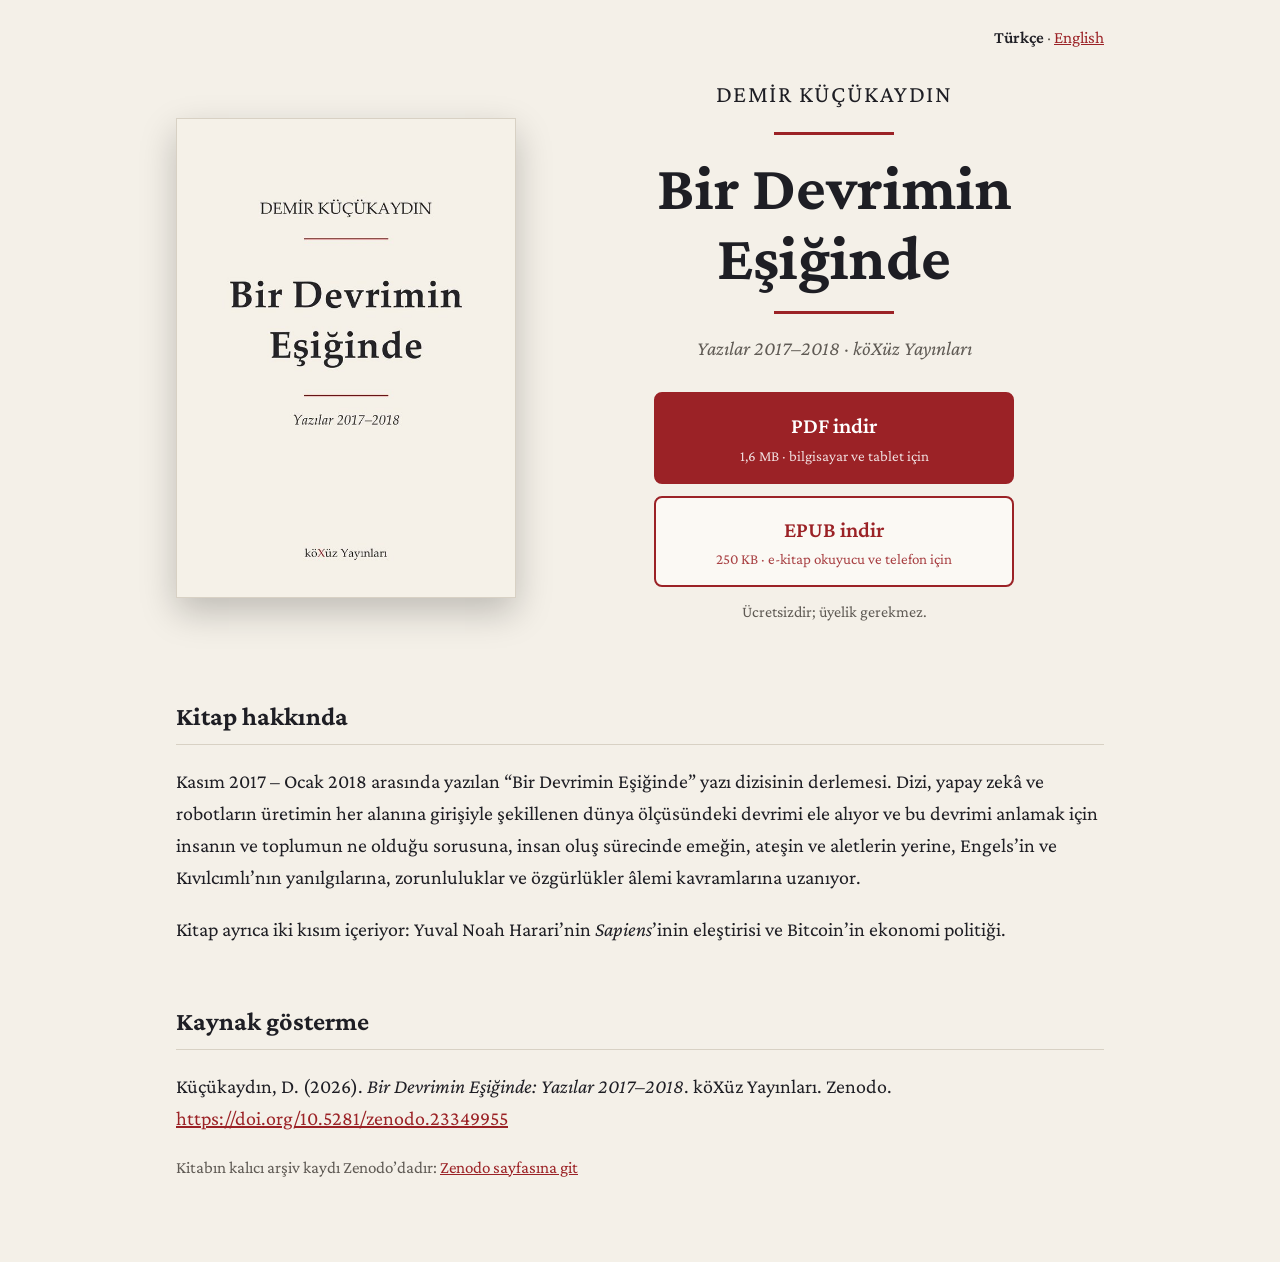
<file: index.html>
<!doctype html>
<html lang="tr">
<head>
<meta charset="utf-8">
<meta name="viewport" content="width=device-width, initial-scale=1">
<title>Bir Devrimin Eşiğinde – Demir Küçükaydın</title>
<meta name="description" content="Demir Küçükaydın'ın 2017–2018 yazıları. Yapay zekâ ve robotlarla başlayan dünya devrimi, insan ve toplum üzerine. Ücretsiz PDF ve EPUB.">
<link rel="alternate" hreflang="en" href="en.html">

<!-- Bağlantı önizlemesi (WhatsApp, Telegram, Facebook, X) -->
<meta property="og:type" content="book">
<meta property="og:locale" content="tr_TR">
<meta property="og:title" content="Bir Devrimin Eşiğinde – Demir Küçükaydın">
<meta property="og:description" content="Yapay zekâ ve robotlarla başlayan dünya devrimi, insan ve toplum üzerine. Ücretsiz PDF ve EPUB.">
<meta property="og:url" content="https://demiraltona.github.io/bir-devrimin-esiginde/">
<meta property="og:image" content="https://demiraltona.github.io/bir-devrimin-esiginde/onizleme.jpg">
<meta property="og:image:width" content="1200">
<meta property="og:image:height" content="630">
<meta name="twitter:card" content="summary_large_image">
<meta name="twitter:image" content="https://demiraltona.github.io/bir-devrimin-esiginde/onizleme.jpg">

<link rel="preconnect" href="https://fonts.googleapis.com">
<link rel="preconnect" href="https://fonts.gstatic.com" crossorigin>
<link href="https://fonts.googleapis.com/css2?family=Crimson+Pro:ital,wght@0,400;0,600;0,700;1,400&display=swap" rel="stylesheet">
<link rel="stylesheet" href="style.css">
</head>
<body>
<main class="wrap">
  <nav class="lang"><span aria-current="true">Türkçe</span> · <a href="en.html" hreflang="en">English</a></nav>

  <section class="hero">
    <img class="cover" src="kapak.jpg" width="600" height="848" alt="Bir Devrimin Eşiğinde kitabının kapağı">
    <div class="info">
      <p class="author">Demir Küçükaydın</p>
      <hr>
      <h1>Bir Devrimin Eşiğinde</h1>
      <hr>
      <p class="sub">Yazılar 2017–2018 · köXüz Yayınları</p>

      <div class="buttons">
        <a class="btn primary" href="https://zenodo.org/records/23349955/files/Bir_Devrimin_Esiginde.pdf?download=1">
          PDF indir <small>1,6 MB · bilgisayar ve tablet için</small></a>
        <a class="btn" href="https://zenodo.org/records/23349955/files/Bir_Devrimin_Esiginde.epub?download=1">
          EPUB indir <small>250 KB · e-kitap okuyucu ve telefon için</small></a>
      </div>
      <p class="free">Ücretsizdir; üyelik gerekmez.</p>
    </div>
  </section>

  <section class="about">
    <h2>Kitap hakkında</h2>
    <p>Kasım 2017 – Ocak 2018 arasında yazılan “Bir Devrimin Eşiğinde” yazı dizisinin derlemesi. Dizi, yapay zekâ ve robotların üretimin her alanına girişiyle şekillenen dünya ölçüsündeki devrimi ele alıyor ve bu devrimi anlamak için insanın ve toplumun ne olduğu sorusuna, insan oluş sürecinde emeğin, ateşin ve aletlerin yerine, Engels’in ve Kıvılcımlı’nın yanılgılarına, zorunluluklar ve özgürlükler âlemi kavramlarına uzanıyor.</p>
    <p>Kitap ayrıca iki kısım içeriyor: Yuval Noah Harari’nin <em>Sapiens</em>’inin eleştirisi ve Bitcoin’in ekonomi politiği.</p>
  </section>

  <section class="cite">
    <h2>Kaynak gösterme</h2>
    <p>Küçükaydın, D. (2026). <em>Bir Devrimin Eşiğinde: Yazılar 2017–2018</em>. köXüz Yayınları. Zenodo. <a href="https://doi.org/10.5281/zenodo.23349955">https://doi.org/10.5281/zenodo.23349955</a></p>
    <p class="small">Kitabın kalıcı arşiv kaydı Zenodo’dadır: <a href="https://doi.org/10.5281/zenodo.23349955">Zenodo sayfasına git</a></p>
  </section>
</main>
</body>
</html>
</file>
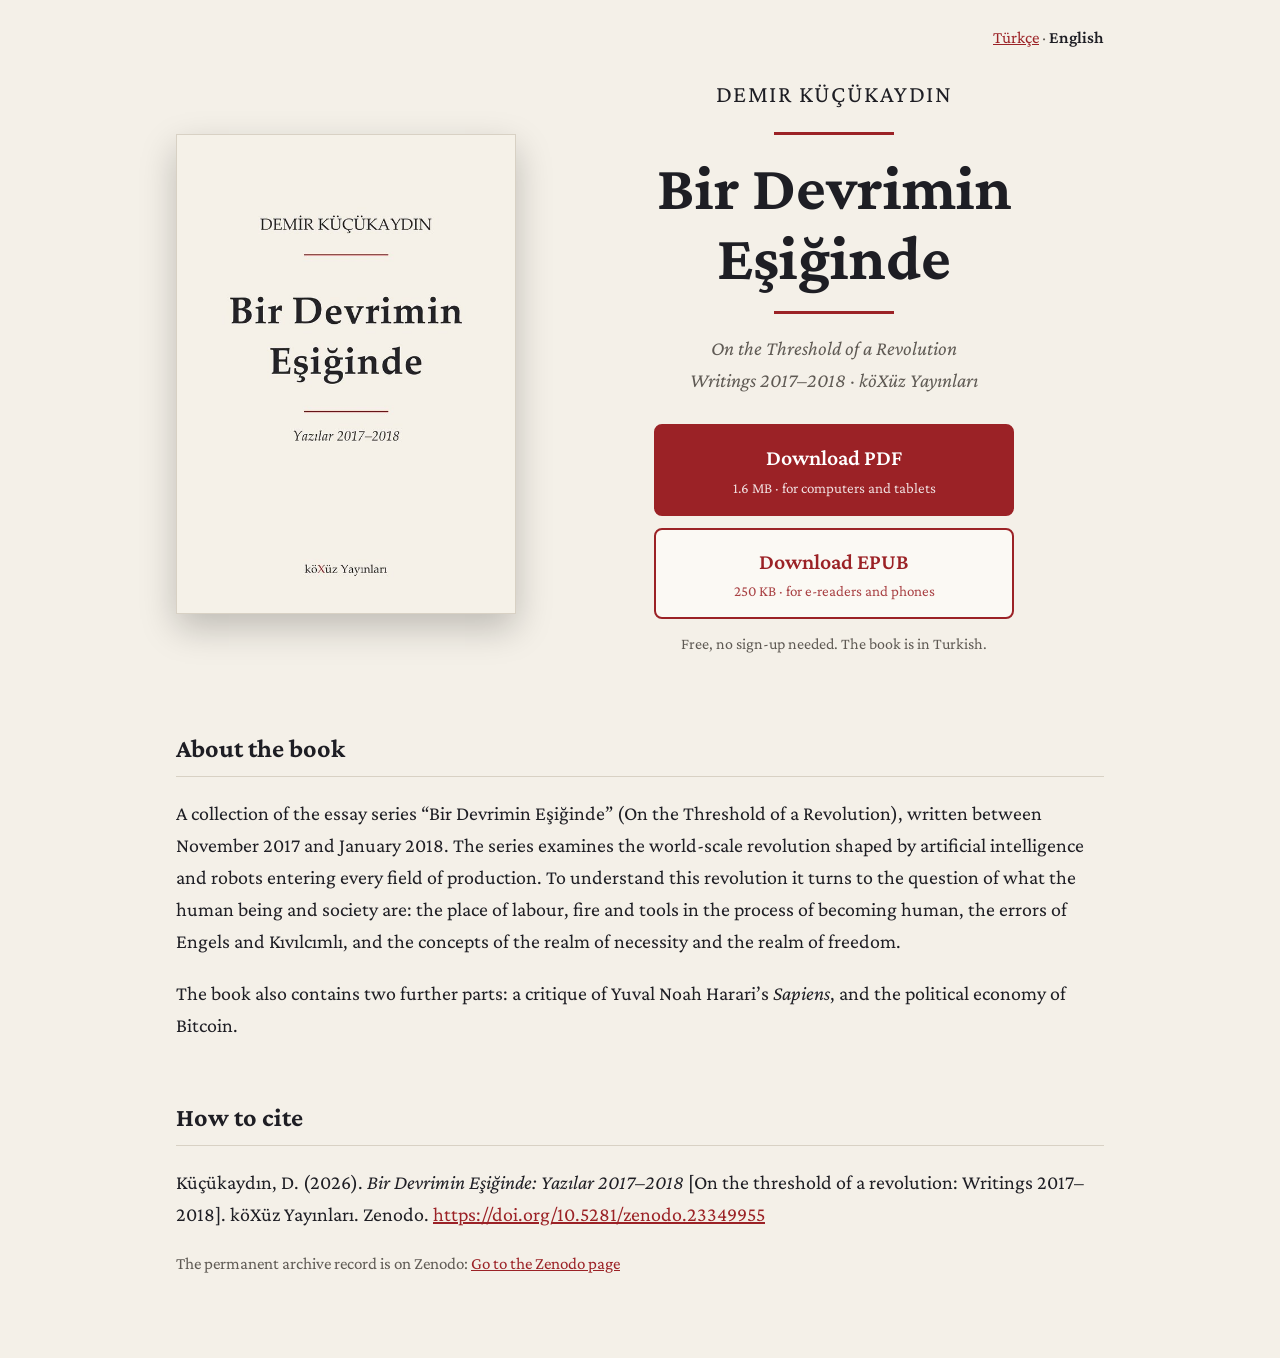
<file: en.html>
<!doctype html>
<html lang="en">
<head>
<meta charset="utf-8">
<meta name="viewport" content="width=device-width, initial-scale=1">
<title>Bir Devrimin Eşiğinde (On the Threshold of a Revolution) – Demir Küçükaydın</title>
<meta name="description" content="Writings 2017–2018 by Demir Küçükaydın on the world revolution driven by AI and robots, and what it means to be human. Free PDF and EPUB, in Turkish.">
<link rel="alternate" hreflang="tr" href="./">

<!-- Link preview (WhatsApp, Telegram, Facebook, X) -->
<meta property="og:type" content="book">
<meta property="og:locale" content="en_US">
<meta property="og:title" content="Bir Devrimin Eşiğinde (On the Threshold of a Revolution) – Demir Küçükaydın">
<meta property="og:description" content="The world revolution driven by AI and robots, and what it means to be human and to be a society. Free PDF and EPUB, in Turkish.">
<meta property="og:url" content="https://demiraltona.github.io/bir-devrimin-esiginde/en.html">
<meta property="og:image" content="https://demiraltona.github.io/bir-devrimin-esiginde/preview-en.jpg">
<meta property="og:image:width" content="1200">
<meta property="og:image:height" content="630">
<meta name="twitter:card" content="summary_large_image">
<meta name="twitter:image" content="https://demiraltona.github.io/bir-devrimin-esiginde/preview-en.jpg">

<link rel="preconnect" href="https://fonts.googleapis.com">
<link rel="preconnect" href="https://fonts.gstatic.com" crossorigin>
<link href="https://fonts.googleapis.com/css2?family=Crimson+Pro:ital,wght@0,400;0,600;0,700;1,400&display=swap" rel="stylesheet">
<link rel="stylesheet" href="style.css">
</head>
<body>
<main class="wrap">
  <nav class="lang"><a href="./" hreflang="tr">Türkçe</a> · <span aria-current="true">English</span></nav>

  <section class="hero">
    <img class="cover" src="kapak.jpg" width="600" height="848" alt="Cover of the book Bir Devrimin Eşiğinde">
    <div class="info">
      <p class="author">Demir Küçükaydın</p>
      <hr>
      <h1>Bir Devrimin Eşiğinde</h1>
      <hr>
      <p class="sub">On the Threshold of a Revolution<br>Writings 2017–2018 · köXüz Yayınları</p>

      <div class="buttons">
        <a class="btn primary" href="https://zenodo.org/records/23349955/files/Bir_Devrimin_Esiginde.pdf?download=1">
          Download PDF <small>1.6 MB · for computers and tablets</small></a>
        <a class="btn" href="https://zenodo.org/records/23349955/files/Bir_Devrimin_Esiginde.epub?download=1">
          Download EPUB <small>250 KB · for e-readers and phones</small></a>
      </div>
      <p class="free">Free, no sign-up needed. The book is in Turkish.</p>
    </div>
  </section>

  <section class="about">
    <h2>About the book</h2>
    <p>A collection of the essay series “Bir Devrimin Eşiğinde” (On the Threshold of a Revolution), written between November 2017 and January 2018. The series examines the world-scale revolution shaped by artificial intelligence and robots entering every field of production. To understand this revolution it turns to the question of what the human being and society are: the place of labour, fire and tools in the process of becoming human, the errors of Engels and Kıvılcımlı, and the concepts of the realm of necessity and the realm of freedom.</p>
    <p>The book also contains two further parts: a critique of Yuval Noah Harari’s <em>Sapiens</em>, and the political economy of Bitcoin.</p>
  </section>

  <section class="cite">
    <h2>How to cite</h2>
    <p>Küçükaydın, D. (2026). <em>Bir Devrimin Eşiğinde: Yazılar 2017–2018</em> [On the threshold of a revolution: Writings 2017–2018]. köXüz Yayınları. Zenodo. <a href="https://doi.org/10.5281/zenodo.23349955">https://doi.org/10.5281/zenodo.23349955</a></p>
    <p class="small">The permanent archive record is on Zenodo: <a href="https://doi.org/10.5281/zenodo.23349955">Go to the Zenodo page</a></p>
  </section>
</main>
</body>
</html>
</file>
<file: style.css>
:root {
  --bg: #f4f0e8; --ink: #1e1e24; --muted: #5f5a54; --accent: #9b2226;
  --card: #fbf9f4; --line: #d8d1c4; --btn-ink: #fff;
}
@media (prefers-color-scheme: dark) {
  :root {
    --bg: #1c1c22; --ink: #ece7dd; --muted: #a9a297; --accent: #d0676b;
    --card: #25252c; --line: #3a3a42; --btn-ink: #1c1c22;
  }
}
* { box-sizing: border-box; }
html { -webkit-text-size-adjust: 100%; }
body {
  margin: 0; background: var(--bg); color: var(--ink);
  font: 400 20px/1.6 "Crimson Pro", "Palatino Linotype", Palatino, Georgia, serif;
}
.wrap { max-width: 960px; margin: 0 auto; padding: 24px 16px 64px; }
a { color: var(--accent); }
.lang { text-align: right; font-size: 17px; color: var(--muted); margin-bottom: 24px; }
.lang [aria-current] { color: var(--ink); font-weight: 600; }

.hero { display: grid; grid-template-columns: minmax(0, 340px) 1fr; gap: 48px; align-items: center; }
.cover { width: 100%; height: auto; display: block; border: 1px solid var(--line);
  box-shadow: 0 14px 34px rgba(0,0,0,.22); }
.info { text-align: center; }
.author { font-size: 24px; letter-spacing: .06em; text-transform: uppercase; margin: 0; }
hr { width: 120px; border: 0; border-top: 3px solid var(--accent); margin: 18px auto; }
h1 { font-size: clamp(40px, 7vw, 64px); line-height: 1.1; font-weight: 700; margin: 0; }
.sub { font-style: italic; color: var(--muted); margin: 0 0 28px; }

.buttons { display: grid; gap: 12px; max-width: 360px; margin: 0 auto; }
.btn {
  display: block; padding: 14px 20px; border-radius: 8px; text-decoration: none;
  font-size: 22px; font-weight: 600; border: 2px solid var(--accent); color: var(--accent);
  background: var(--card); transition: transform .1s;
}
.btn small { display: block; font-size: 15px; font-weight: 400; opacity: .85; }
.btn.primary { background: var(--accent); color: var(--btn-ink); }
.btn:hover { transform: translateY(-1px); }
.free { font-size: 16px; color: var(--muted); margin-top: 12px; }

section.about, section.cite { margin-top: 56px; }
h2 { font-size: 26px; margin: 0 0 10px; border-bottom: 1px solid var(--line); padding-bottom: 6px; }
.cite p { overflow-wrap: anywhere; }
.small { font-size: 17px; color: var(--muted); }

@media (max-width: 700px) {
  .hero { grid-template-columns: 1fr; gap: 28px; }
  .cover { max-width: 240px; margin: 0 auto; }
  body { font-size: 18px; }
}
</file>
